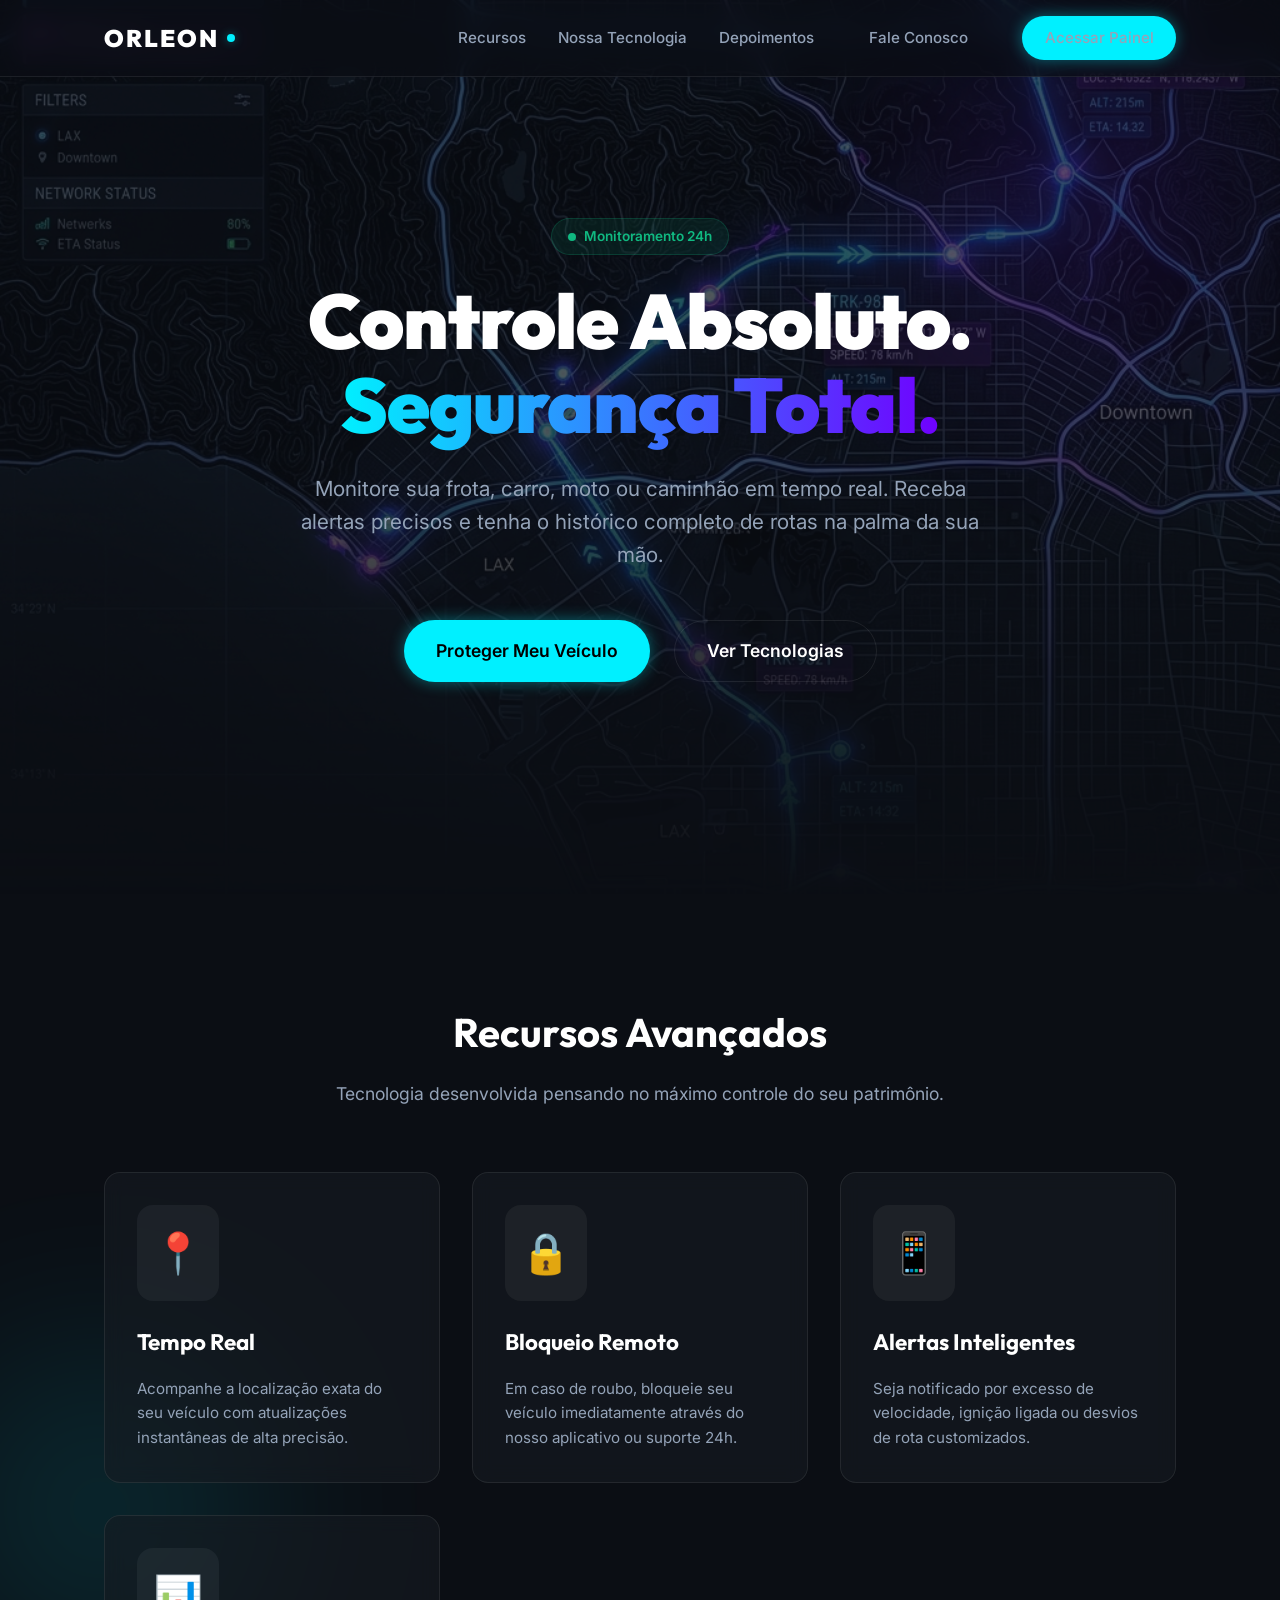
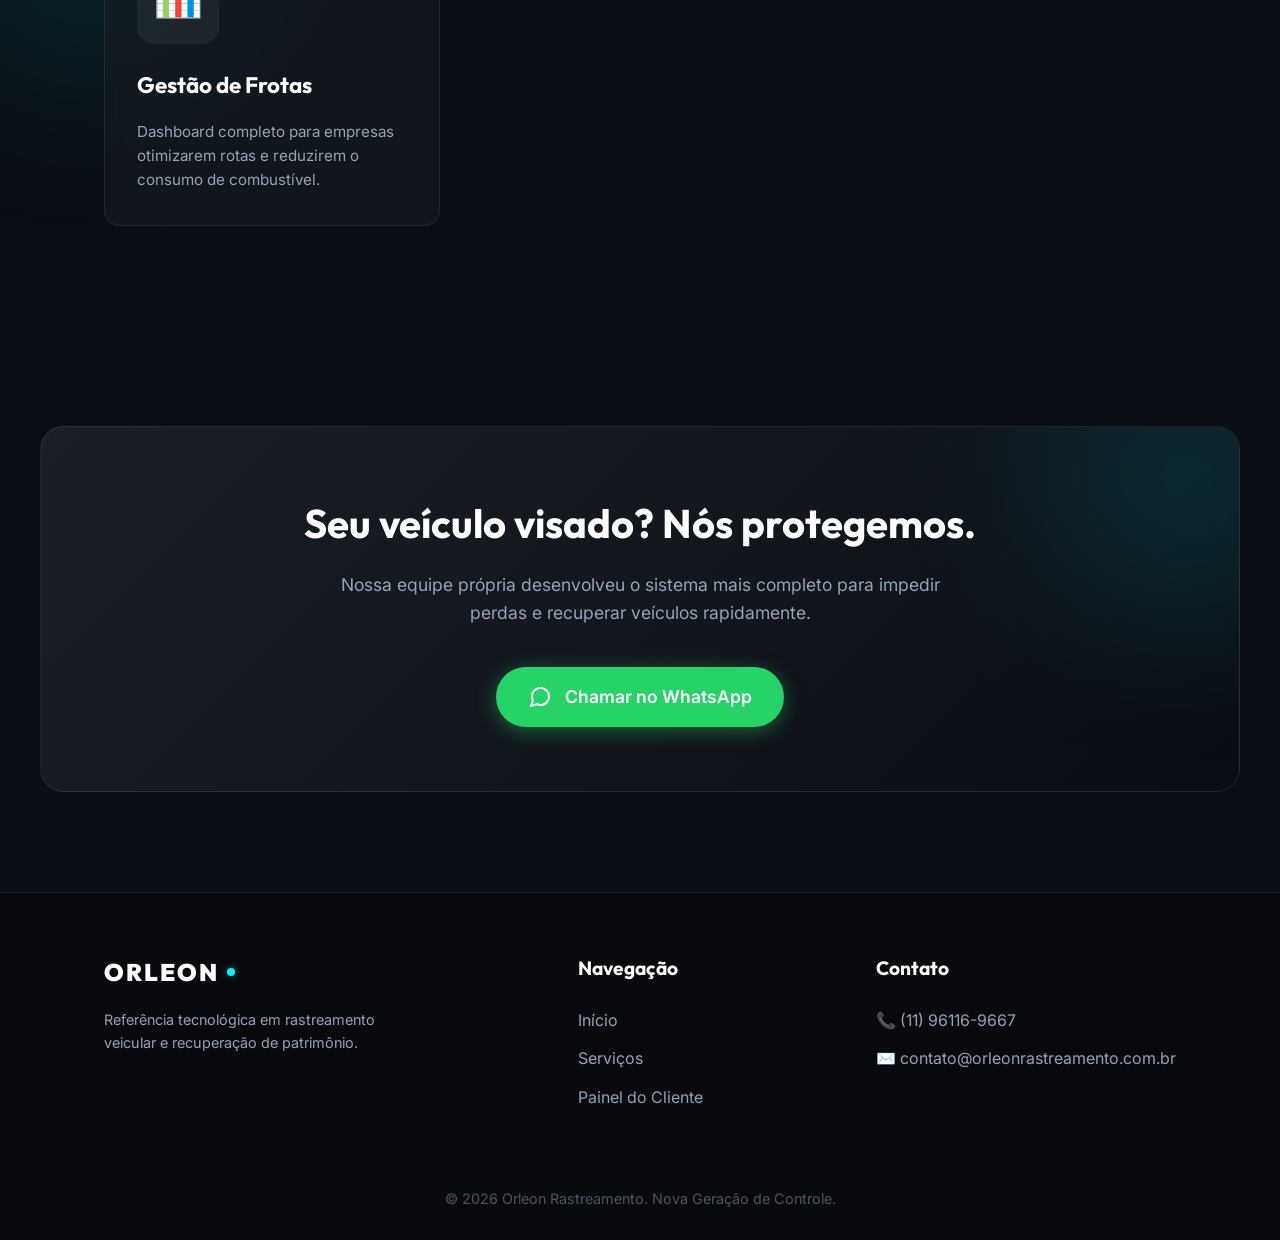
<file: prototype/index.html>
<!DOCTYPE html>
<html lang="pt-BR">
<head>
    <meta charset="UTF-8">
    <meta name="viewport" content="width=device-width, initial-scale=1.0">
    <title>Orleon Rastreamento | Inovação em Monitoramento Veicular</title>
    <meta name="description" content="Monitore seu veículo em tempo real com a tecnologia mais avançada do mercado. Segurança e controle na palma da sua mão.">
    <link rel="preconnect" href="https://fonts.googleapis.com">
    <link rel="preconnect" href="https://fonts.gstatic.com" crossorigin>
    <link href="https://fonts.googleapis.com/css2?family=Inter:wght@300;400;600;800&family=Outfit:wght@400;700;900&display=swap" rel="stylesheet">
    <link rel="stylesheet" href="style.css">
</head>
<body>
    <header class="glass-header">
        <div class="container nav-wrapper">
            <div class="logo">
                <span class="logo-text">ORLEON</span>
                <span class="logo-dot"></span>
            </div>
            <nav class="desktop-nav">
                <a href="#recursos">Recursos</a>
                <a href="#sobre">Nossa Tecnologia</a>
                <a href="#depoimentos">Depoimentos</a>
                <a href="#contato" class="btn-secondary">Fale Conosco</a>
                <a href="#" class="btn-primary">Acessar Painel</a>
            </nav>
        </div>
    </header>

    <main>
        <section class="hero" id="home">
            <div class="hero-bg"></div>
            <div class="container hero-content">
                <div class="hero-text">
                    <div class="tag-live">
                        <span class="pulse"></span> Monitoramento 24h
                    </div>
                    <h1 class="hero-title">Controle Absoluto.<br><span class="gradient-text">Segurança Total.</span></h1>
                    <p class="hero-subtitle">Monitore sua frota, carro, moto ou caminhão em tempo real. Receba alertas precisos e tenha o histórico completo de rotas na palma da sua mão.</p>
                    <div class="hero-actions">
                        <a href="#contato" class="btn-primary btn-large">Proteger Meu Veículo</a>
                        <a href="#recursos" class="btn-outline btn-large">Ver Tecnologias</a>
                    </div>
                </div>
            </div>
            <div class="glow-effect top-glow"></div>
        </section>

        <section class="features" id="recursos">
            <div class="container">
                <div class="section-header">
                    <h2>Recursos Avançados</h2>
                    <p>Tecnologia desenvolvida pensando no máximo controle do seu patrimônio.</p>
                </div>
                
                <div class="features-grid">
                    <div class="feature-card">
                        <div class="card-icon">📍</div>
                        <h3>Tempo Real</h3>
                        <p>Acompanhe a localização exata do seu veículo com atualizações instantâneas de alta precisão.</p>
                    </div>
                    <div class="feature-card">
                        <div class="card-icon">🔒</div>
                        <h3>Bloqueio Remoto</h3>
                        <p>Em caso de roubo, bloqueie seu veículo imediatamente através do nosso aplicativo ou suporte 24h.</p>
                    </div>
                    <div class="feature-card">
                        <div class="card-icon">📱</div>
                        <h3>Alertas Inteligentes</h3>
                        <p>Seja notificado por excesso de velocidade, ignição ligada ou desvios de rota customizados.</p>
                    </div>
                    <div class="feature-card">
                        <div class="card-icon">📊</div>
                        <h3>Gestão de Frotas</h3>
                        <p>Dashboard completo para empresas otimizarem rotas e reduzirem o consumo de combustível.</p>
                    </div>
                </div>
            </div>
            <div class="glow-effect middle-glow"></div>
        </section>

        <section class="banner-cta">
            <div class="container banner-content">
                <h2>Seu veículo visado? Nós protegemos.</h2>
                <p>Nossa equipe própria desenvolveu o sistema mais completo para impedir perdas e recuperar veículos rapidamente.</p>
                <a href="https://wa.me/5511961169667" class="btn-whatsapp">
                    <svg viewBox="0 0 24 24" width="24" height="24" stroke="currentColor" stroke-width="2" fill="none" stroke-linecap="round" stroke-linejoin="round"><path d="M21 11.5a8.38 8.38 0 0 1-.9 3.8 8.5 8.5 0 0 1-7.6 4.7 8.38 8.38 0 0 1-3.8-.9L3 21l1.9-5.7a8.38 8.38 0 0 1-.9-3.8 8.5 8.5 0 0 1 4.7-7.6 8.38 8.38 0 0 1 3.8-.9h.5a8.48 8.48 0 0 1 8 8v.5z"></path></svg>
                    Chamar no WhatsApp
                </a>
            </div>
        </section>
    </main>

    <footer>
        <div class="container footer-content">
            <div class="footer-brand">
                <div class="logo">
                    <span class="logo-text">ORLEON</span>
                    <span class="logo-dot"></span>
                </div>
                <p class="footer-desc">Referência tecnológica em rastreamento veicular e recuperação de patrimônio.</p>
            </div>
            <div class="footer-links">
                <h4>Navegação</h4>
                <ul>
                    <li><a href="#home">Início</a></li>
                    <li><a href="#recursos">Serviços</a></li>
                    <li><a href="#">Painel do Cliente</a></li>
                </ul>
            </div>
            <div class="footer-contact">
                <h4>Contato</h4>
                <p>📞 (11) 96116-9667</p>
                <p>✉️ contato@orleonrastreamento.com.br</p>
            </div>
        </div>
        <div class="copyright">
            <p>&copy; 2026 Orleon Rastreamento. Nova Geração de Controle.</p>
        </div>
    </footer>
    <script>
        // Simple script for intersection observer to animate cards on scroll
        document.addEventListener('DOMContentLoaded', () => {
            const cards = document.querySelectorAll('.feature-card');
            const observer = new IntersectionObserver((entries) => {
                entries.forEach(entry => {
                    if(entry.isIntersecting) {
                        entry.target.classList.add('visible');
                        observer.unobserve(entry.target);
                    }
                });
            }, { threshold: 0.1 });
            
            cards.forEach(card => observer.observe(card));
        });
    </script>
</body>
</html>
</file>
<file: prototype/style.css>
:root {
    /* Colors */
    --bg-main: #0B0E14;
    --bg-surface: rgba(22, 27, 34, 0.6);
    --bg-surface-hover: rgba(30, 36, 45, 0.8);
    --primary: #00F0FF;
    --primary-glow: rgba(0, 240, 255, 0.4);
    --secondary: #7000FF;
    --text-primary: #FFFFFF;
    --text-secondary: #94A3B8;
    --success: #10B981;
    --glass-border: rgba(255, 255, 255, 0.08);

    /* Typography */
    --font-heading: 'Outfit', sans-serif;
    --font-body: 'Inter', sans-serif;

    /* Metrics */
    --container: 1200px;
    --radius-sm: 8px;
    --radius-md: 16px;
    --radius-lg: 24px;
    --radius-pill: 99px;
}

* {
    margin: 0;
    padding: 0;
    box-sizing: border-box;
}

html {
    scroll-behavior: smooth;
    background-color: var(--bg-main);
    color: var(--text-primary);
}

body {
    font-family: var(--font-body);
    line-height: 1.6;
    overflow-x: hidden;
}

.container {
    max-width: var(--container);
    margin: 0 auto;
    padding: 0 5%;
}

/* Typography */
h1, h2, h3, h4 {
    font-family: var(--font-heading);
    color: var(--text-primary);
}

.gradient-text {
    background: linear-gradient(to right, var(--primary), var(--secondary));
    -webkit-background-clip: text;
    background-clip: text;
    -webkit-text-fill-color: transparent;
}

/* Header & Glassmorphism */
.glass-header {
    position: fixed;
    top: 0;
    width: 100%;
    z-index: 1000;
    background: rgba(11, 14, 20, 0.7);
    backdrop-filter: blur(12px);
    -webkit-backdrop-filter: blur(12px);
    border-bottom: 1px solid var(--glass-border);
    padding: 1rem 0;
}

.nav-wrapper {
    display: flex;
    justify-content: space-between;
    align-items: center;
}

.logo {
    display: flex;
    align-items: center;
    gap: 0.5rem;
    font-family: var(--font-heading);
    font-size: 1.5rem;
    font-weight: 900;
    letter-spacing: 2px;
}

.logo-dot {
    width: 8px;
    height: 8px;
    background: var(--primary);
    border-radius: 50%;
    box-shadow: 0 0 10px var(--primary-glow);
}

.desktop-nav {
    display: flex;
    align-items: center;
    gap: 2rem;
}

.desktop-nav a {
    color: var(--text-secondary);
    text-decoration: none;
    font-weight: 500;
    font-size: 0.95rem;
    transition: color 0.3s ease;
}

.desktop-nav a:hover {
    color: var(--text-primary);
}

/* Buttons */
.btn-primary, .btn-secondary, .btn-outline, .btn-whatsapp {
    display: inline-flex;
    align-items: center;
    justify-content: center;
    padding: 0.6rem 1.4rem;
    border-radius: var(--radius-pill);
    font-weight: 600;
    text-decoration: none;
    transition: all 0.3s ease;
    cursor: pointer;
    font-family: var(--font-body);
}

.btn-primary {
    background: var(--primary);
    color: #000;
    box-shadow: 0 0 15px var(--primary-glow);
}

.btn-primary:hover {
    background: #00DBE6;
    transform: translateY(-2px);
    box-shadow: 0 0 25px var(--primary-glow);
}

.btn-secondary {
    color: var(--text-primary);
}

.btn-outline {
    background: transparent;
    border: 1px solid var(--glass-border);
    color: var(--text-primary);
}

.btn-outline:hover {
    border-color: var(--primary);
    background: rgba(0,240,255,0.05);
}

.btn-large {
    padding: 1rem 2rem;
    font-size: 1.1rem;
}

.btn-whatsapp {
    background: #25D366;
    color: #FFF;
    gap: 0.8rem;
    padding: 1rem 2rem;
    font-size: 1.1rem;
    border-radius: var(--radius-pill);
    box-shadow: 0 4px 20px rgba(37, 211, 102, 0.4);
}

.btn-whatsapp:hover {
    transform: translateY(-2px);
    box-shadow: 0 6px 25px rgba(37, 211, 102, 0.6);
}

/* Hero Section */
.hero {
    position: relative;
    padding-top: 150px;
    padding-bottom: 150px;
    min-height: 100vh;
    display: flex;
    align-items: center;
}

.hero-bg {
    position: absolute;
    top: 0;
    left: 0;
    width: 100%;
    height: 100%;
    background-image: url('bg.png');
    background-size: cover;
    background-position: center;
    opacity: 0.3;
    z-index: -1;
    mask-image: linear-gradient(to bottom, black 50%, transparent 100%);
    -webkit-mask-image: linear-gradient(to bottom, black 50%, transparent 100%);
}

.hero-content {
    display: flex;
    flex-direction: column;
    align-items: center;
    text-align: center;
    z-index: 1;
}

.tag-live {
    display: inline-flex;
    align-items: center;
    gap: 0.5rem;
    background: rgba(16, 185, 129, 0.1);
    color: var(--success);
    padding: 0.4rem 1rem;
    border-radius: var(--radius-pill);
    font-size: 0.85rem;
    font-weight: 600;
    margin-bottom: 1.5rem;
    border: 1px solid rgba(16, 185, 129, 0.2);
}

.pulse {
    width: 8px;
    height: 8px;
    background: var(--success);
    border-radius: 50%;
    box-shadow: 0 0 0 0 rgba(16, 185, 129, 0.7);
    animation: pulse-ring 2s infinite;
}

@keyframes pulse-ring {
    0% { transform: scale(0.95); box-shadow: 0 0 0 0 rgba(16, 185, 129, 0.7); }
    70% { transform: scale(1); box-shadow: 0 0 0 10px rgba(16, 185, 129, 0); }
    100% { transform: scale(0.95); box-shadow: 0 0 0 0 rgba(16, 185, 129, 0); }
}

.hero-title {
    font-size: clamp(3rem, 6vw, 5.5rem);
    line-height: 1.1;
    font-weight: 900;
    margin-bottom: 1.5rem;
    letter-spacing: -1px;
}

.hero-subtitle {
    font-size: clamp(1.1rem, 2vw, 1.3rem);
    color: var(--text-secondary);
    max-width: 700px;
    margin-bottom: 3rem;
}

.hero-actions {
    display: flex;
    gap: 1.5rem;
    flex-wrap: wrap;
    justify-content: center;
}

/* Glow Effects */
.glow-effect {
    position: absolute;
    width: 600px;
    height: 600px;
    background: radial-gradient(circle, var(--secondary) 0%, transparent 60%);
    opacity: 0.15;
    filter: blur(80px);
    pointer-events: none;
    z-index: -1;
}

.top-glow { top: -100px; right: -100px; }
.middle-glow { top: 30%; left: -200px; background: radial-gradient(circle, var(--primary) 0%, transparent 60%); }

/* Features */
.features {
    padding: 100px 0;
    position: relative;
}

.section-header {
    text-align: center;
    margin-bottom: 4rem;
}

.section-header h2 {
    font-size: 2.5rem;
    margin-bottom: 1rem;
}

.section-header p {
    color: var(--text-secondary);
    font-size: 1.1rem;
}

.features-grid {
    display: grid;
    grid-template-columns: repeat(auto-fit, minmax(280px, 1fr));
    gap: 2rem;
}

.feature-card {
    background: var(--bg-surface);
    border: 1px solid var(--glass-border);
    border-radius: var(--radius-md);
    padding: 2rem;
    backdrop-filter: blur(10px);
    -webkit-backdrop-filter: blur(10px);
    transition: all 0.4s cubic-bezier(0.175, 0.885, 0.32, 1.275);
    opacity: 0;
    transform: translateY(30px);
}

.feature-card.visible {
    opacity: 1;
    transform: translateY(0);
}

.feature-card:hover {
    transform: translateY(-10px);
    background: var(--bg-surface-hover);
    border-color: rgba(0, 240, 255, 0.3);
    box-shadow: 0 10px 30px rgba(0, 0, 0, 0.5);
}

.card-icon {
    font-size: 2.5rem;
    margin-bottom: 1.5rem;
    display: inline-block;
    background: rgba(255, 255, 255, 0.05);
    padding: 1rem;
    border-radius: var(--radius-md);
}

.feature-card h3 {
    font-size: 1.4rem;
    margin-bottom: 1rem;
}

.feature-card p {
    color: var(--text-secondary);
    font-size: 0.95rem;
}

/* Banner CTA */
.banner-cta {
    padding: 100px 0;
}

.banner-content {
    background: linear-gradient(135deg, rgba(30, 36, 45, 0.8), rgba(11, 14, 20, 0.9));
    border: 1px solid var(--glass-border);
    border-radius: var(--radius-lg);
    padding: 4rem 2rem;
    text-align: center;
    position: relative;
    overflow: hidden;
}

.banner-content::before {
    content: '';
    position: absolute;
    top: -50px;
    right: -50px;
    width: 200px;
    height: 200px;
    background: var(--primary);
    filter: blur(100px);
    opacity: 0.2;
}

.banner-content h2 {
    font-size: 2.5rem;
    margin-bottom: 1rem;
}

.banner-content p {
    color: var(--text-secondary);
    font-size: 1.1rem;
    max-width: 600px;
    margin: 0 auto 2.5rem;
}

/* Footer */
footer {
    border-top: 1px solid var(--glass-border);
    padding: 60px 0 30px;
    background: rgba(0,0,0,0.3);
}

.footer-content {
    display: flex;
    flex-wrap: wrap;
    justify-content: space-between;
    gap: 3rem;
    margin-bottom: 4rem;
}

.footer-brand {
    max-width: 300px;
}

.footer-desc {
    color: var(--text-secondary);
    margin-top: 1rem;
    font-size: 0.9rem;
}

.footer-links h4, .footer-contact h4 {
    font-size: 1.2rem;
    margin-bottom: 1.5rem;
}

.footer-links ul {
    list-style: none;
}

.footer-links li {
    margin-bottom: 0.8rem;
}

.footer-links a {
    color: var(--text-secondary);
    text-decoration: none;
    transition: color 0.3s;
}

.footer-links a:hover {
    color: var(--primary);
}

.footer-contact p {
    color: var(--text-secondary);
    margin-bottom: 0.8rem;
}

.copyright {
    text-align: center;
    color: #4B5563;
    font-size: 0.9rem;
}

/* Responsive */
@media (max-width: 768px) {
    .desktop-nav { display: none; }
    .hero-actions { flex-direction: column; width: 100%; }
    .btn-large { width: 100%; }
    .section-header h2 { font-size: 2rem; }
    .banner-content h2 { font-size: 2rem; }
}
</file>
